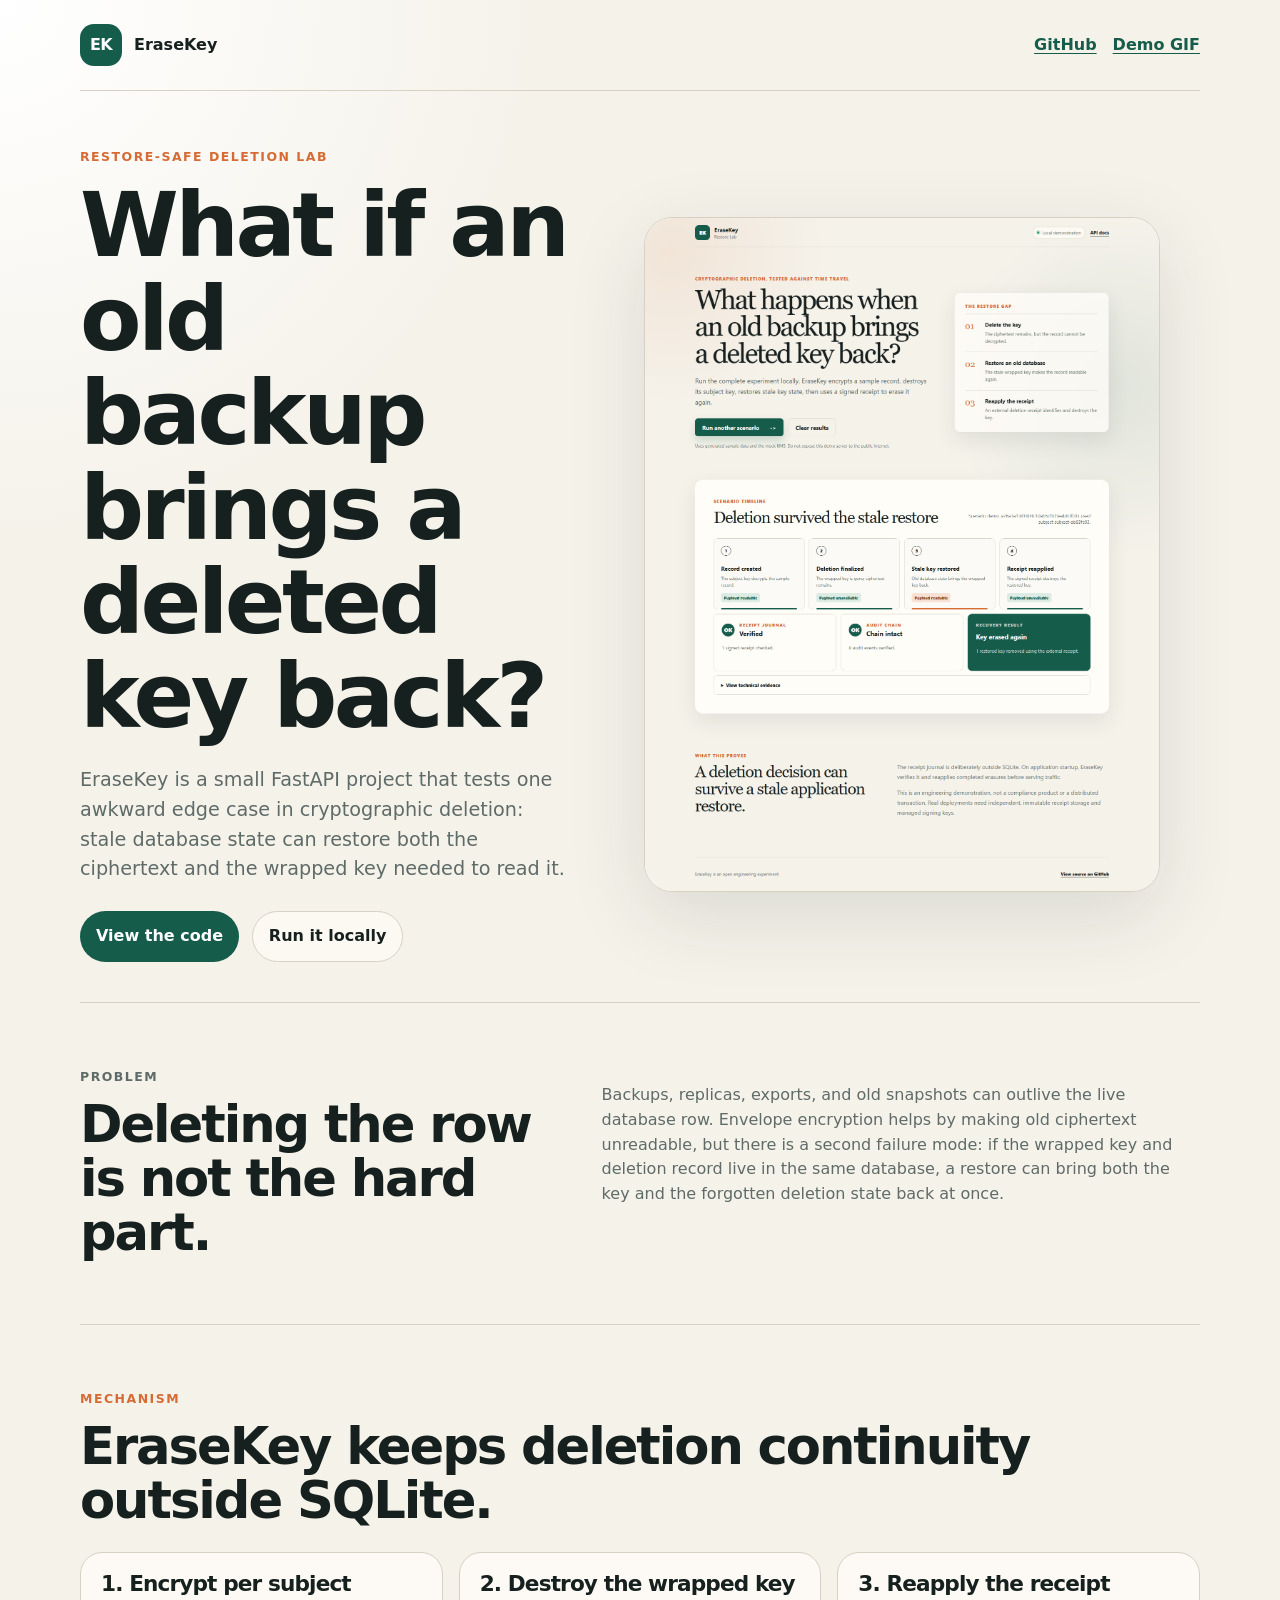
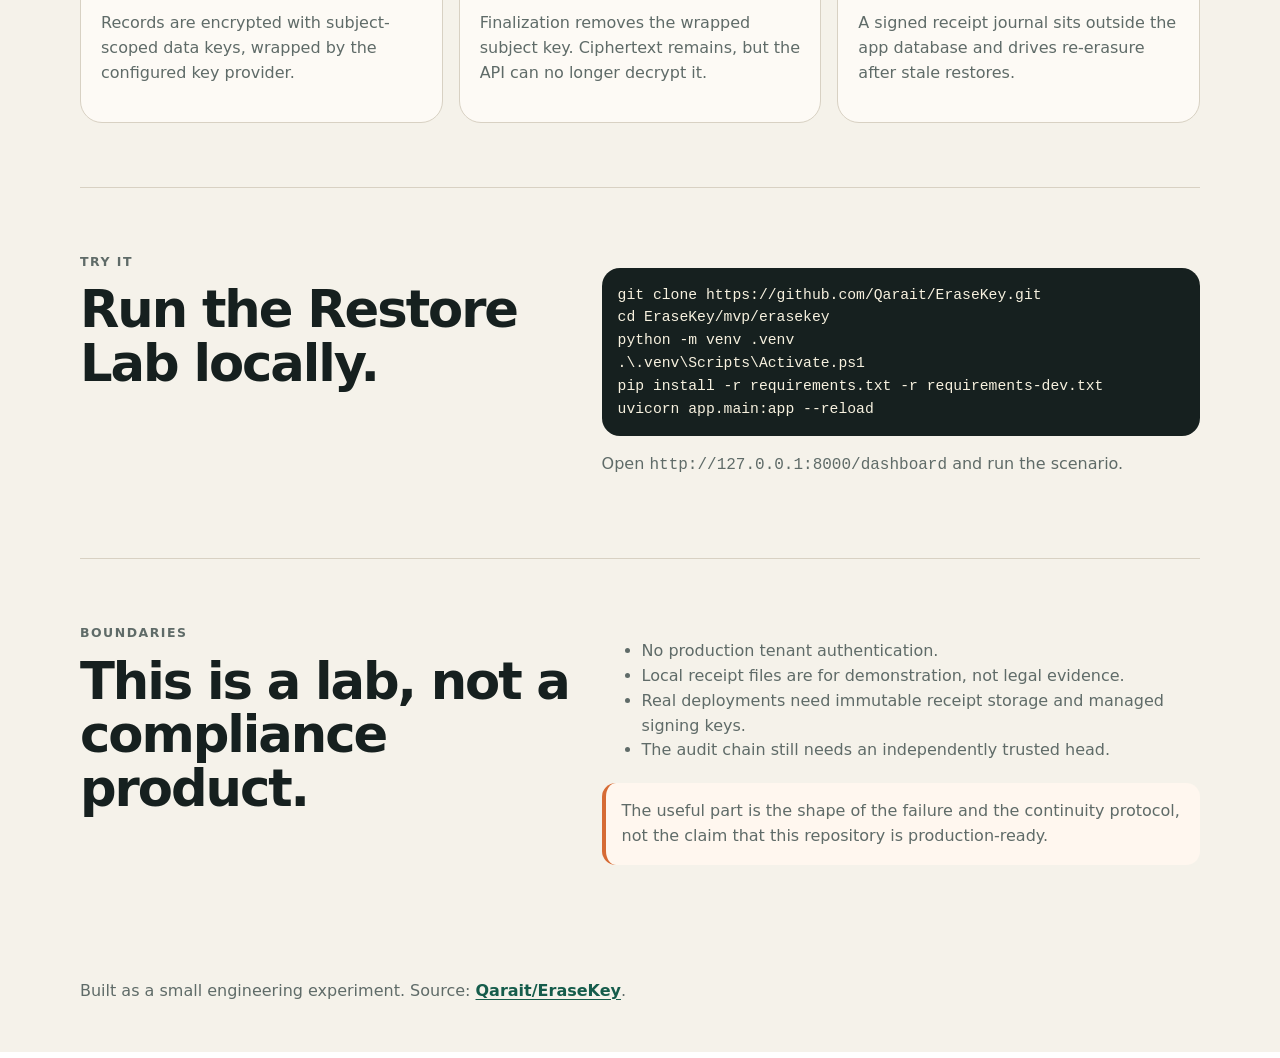
<file: docs/index.html>
<!doctype html>
<html lang="en">
<head>
  <meta charset="utf-8">
  <meta name="viewport" content="width=device-width, initial-scale=1">
  <meta name="description" content="EraseKey is a small lab for testing restore-safe cryptographic deletion.">
  <title>EraseKey | Restore-safe cryptographic deletion</title>
  <style>
    :root {
      color-scheme: light;
      --ink: #16201f;
      --muted: #5f6b68;
      --paper: #f5f2ea;
      --surface: #fffdf8;
      --line: #d8d1c3;
      --green: #155c4b;
      --green-soft: #dcebe4;
      --orange: #d66b35;
      --shadow: 0 24px 80px rgba(32, 42, 39, 0.12);
    }

    * {
      box-sizing: border-box;
    }

    body {
      margin: 0;
      background: radial-gradient(circle at top left, #ffffff 0, var(--paper) 34rem);
      color: var(--ink);
      font-family: Inter, ui-sans-serif, system-ui, -apple-system, BlinkMacSystemFont, "Segoe UI", sans-serif;
      line-height: 1.55;
    }

    a {
      color: var(--green);
      font-weight: 700;
      text-decoration-thickness: 0.08em;
      text-underline-offset: 0.18em;
    }

    .page {
      width: min(1120px, calc(100% - 32px));
      margin: 0 auto;
    }

    header {
      display: flex;
      align-items: center;
      justify-content: space-between;
      gap: 1rem;
      padding: 24px 0;
    }

    .brand {
      display: flex;
      align-items: center;
      gap: 0.75rem;
      color: var(--ink);
      text-decoration: none;
    }

    .mark {
      display: inline-grid;
      width: 42px;
      height: 42px;
      place-items: center;
      border-radius: 14px;
      background: var(--green);
      color: white;
      font-weight: 800;
      letter-spacing: -0.04em;
    }

    nav {
      display: flex;
      align-items: center;
      gap: 1rem;
      flex-wrap: wrap;
    }

    .hero {
      display: grid;
      grid-template-columns: minmax(0, 0.95fr) minmax(320px, 1.15fr);
      gap: 2rem;
      align-items: center;
      padding: 56px 0 40px;
    }

    .eyebrow {
      margin: 0 0 0.75rem;
      color: var(--orange);
      font-size: 0.78rem;
      font-weight: 800;
      letter-spacing: 0.12em;
      text-transform: uppercase;
    }

    h1, h2, h3 {
      margin: 0;
      line-height: 1.05;
      letter-spacing: -0.04em;
    }

    h1 {
      max-width: 780px;
      font-size: clamp(2.7rem, 7vw, 5.8rem);
    }

    h2 {
      font-size: clamp(2rem, 4vw, 3.4rem);
    }

    h3 {
      font-size: 1.35rem;
    }

    .lede {
      max-width: 660px;
      margin: 1.4rem 0 0;
      color: var(--muted);
      font-size: 1.2rem;
    }

    .actions {
      display: flex;
      gap: 0.8rem;
      flex-wrap: wrap;
      margin-top: 1.7rem;
    }

    .button {
      display: inline-flex;
      align-items: center;
      justify-content: center;
      min-height: 46px;
      padding: 0.75rem 1rem;
      border-radius: 999px;
      text-decoration: none;
    }

    .button.primary {
      background: var(--green);
      color: white;
    }

    .button.secondary {
      border: 1px solid var(--line);
      background: rgba(255, 253, 248, 0.7);
      color: var(--ink);
    }

    .preview {
      overflow: hidden;
      border: 1px solid var(--line);
      border-radius: 28px;
      background: var(--surface);
      box-shadow: var(--shadow);
    }

    .preview img {
      display: block;
      width: 100%;
      height: auto;
    }

    section {
      padding: 64px 0;
      border-top: 1px solid var(--line);
    }

    .grid {
      display: grid;
      grid-template-columns: repeat(3, minmax(0, 1fr));
      gap: 1rem;
      margin-top: 1.5rem;
    }

    .card {
      padding: 1.25rem;
      border: 1px solid var(--line);
      border-radius: 22px;
      background: rgba(255, 253, 248, 0.82);
    }

    .card p, .split p, li {
      color: var(--muted);
    }

    .split {
      display: grid;
      grid-template-columns: minmax(0, 0.9fr) minmax(0, 1.1fr);
      gap: 2rem;
      align-items: start;
    }

    pre {
      overflow-x: auto;
      margin: 1rem 0 0;
      padding: 1rem;
      border-radius: 18px;
      background: #16201f;
      color: #f7f1df;
      font-size: 0.92rem;
    }

    code {
      font-family: "SFMono-Regular", Consolas, "Liberation Mono", monospace;
    }

    .note {
      margin-top: 1.25rem;
      padding: 1rem;
      border-left: 4px solid var(--orange);
      border-radius: 14px;
      background: #fff7ef;
      color: #6d4933;
    }

    footer {
      padding: 34px 0 48px;
      color: var(--muted);
    }

    @media (max-width: 860px) {
      header, .hero, .split, .grid {
        grid-template-columns: 1fr;
      }

      header {
        align-items: flex-start;
        flex-direction: column;
      }
    }
  </style>
</head>
<body>
  <div class="page">
    <header>
      <a class="brand" href="./" aria-label="EraseKey home">
        <span class="mark">EK</span>
        <strong>EraseKey</strong>
      </a>
      <nav aria-label="Main links">
        <a href="https://github.com/Qarait/EraseKey">GitHub</a>
        <a href="./assets/erasekey-restore-lab.gif">Demo GIF</a>
      </nav>
    </header>

    <main>
      <section class="hero">
        <div>
          <p class="eyebrow">Restore-safe deletion lab</p>
          <h1>What if an old backup brings a deleted key back?</h1>
          <p class="lede">
            EraseKey is a small FastAPI project that tests one awkward edge case
            in cryptographic deletion: stale database state can restore both the
            ciphertext and the wrapped key needed to read it.
          </p>
          <div class="actions">
            <a class="button primary" href="https://github.com/Qarait/EraseKey">View the code</a>
            <a class="button secondary" href="#try-it">Run it locally</a>
          </div>
        </div>
        <figure class="preview">
          <img src="./assets/erasekey-restore-lab.png" alt="EraseKey Restore Lab dashboard showing deletion surviving a stale restore">
        </figure>
      </section>

      <section id="problem">
        <div class="split">
          <div>
            <p class="eyebrow">Problem</p>
            <h2>Deleting the row is not the hard part.</h2>
          </div>
          <div>
            <p>
              Backups, replicas, exports, and old snapshots can outlive the live
              database row. Envelope encryption helps by making old ciphertext
              unreadable, but there is a second failure mode: if the wrapped key
              and deletion record live in the same database, a restore can bring
              both the key and the forgotten deletion state back at once.
            </p>
          </div>
        </div>
      </section>

      <section id="mechanism">
        <p class="eyebrow">Mechanism</p>
        <h2>EraseKey keeps deletion continuity outside SQLite.</h2>
        <div class="grid">
          <article class="card">
            <h3>1. Encrypt per subject</h3>
            <p>Records are encrypted with subject-scoped data keys, wrapped by the configured key provider.</p>
          </article>
          <article class="card">
            <h3>2. Destroy the wrapped key</h3>
            <p>Finalization removes the wrapped subject key. Ciphertext remains, but the API can no longer decrypt it.</p>
          </article>
          <article class="card">
            <h3>3. Reapply the receipt</h3>
            <p>A signed receipt journal sits outside the app database and drives re-erasure after stale restores.</p>
          </article>
        </div>
      </section>

      <section id="try-it">
        <div class="split">
          <div>
            <p class="eyebrow">Try it</p>
            <h2>Run the Restore Lab locally.</h2>
          </div>
          <div>
            <pre><code>git clone https://github.com/Qarait/EraseKey.git
cd EraseKey/mvp/erasekey
python -m venv .venv
.\.venv\Scripts\Activate.ps1
pip install -r requirements.txt -r requirements-dev.txt
uvicorn app.main:app --reload</code></pre>
            <p>Open <code>http://127.0.0.1:8000/dashboard</code> and run the scenario.</p>
          </div>
        </div>
      </section>

      <section id="boundaries">
        <div class="split">
          <div>
            <p class="eyebrow">Boundaries</p>
            <h2>This is a lab, not a compliance product.</h2>
          </div>
          <div>
            <ul>
              <li>No production tenant authentication.</li>
              <li>Local receipt files are for demonstration, not legal evidence.</li>
              <li>Real deployments need immutable receipt storage and managed signing keys.</li>
              <li>The audit chain still needs an independently trusted head.</li>
            </ul>
            <p class="note">
              The useful part is the shape of the failure and the continuity protocol,
              not the claim that this repository is production-ready.
            </p>
          </div>
        </div>
      </section>
    </main>

    <footer>
      Built as a small engineering experiment. Source: <a href="https://github.com/Qarait/EraseKey">Qarait/EraseKey</a>.
    </footer>
  </div>
</body>
</html>
</file>
